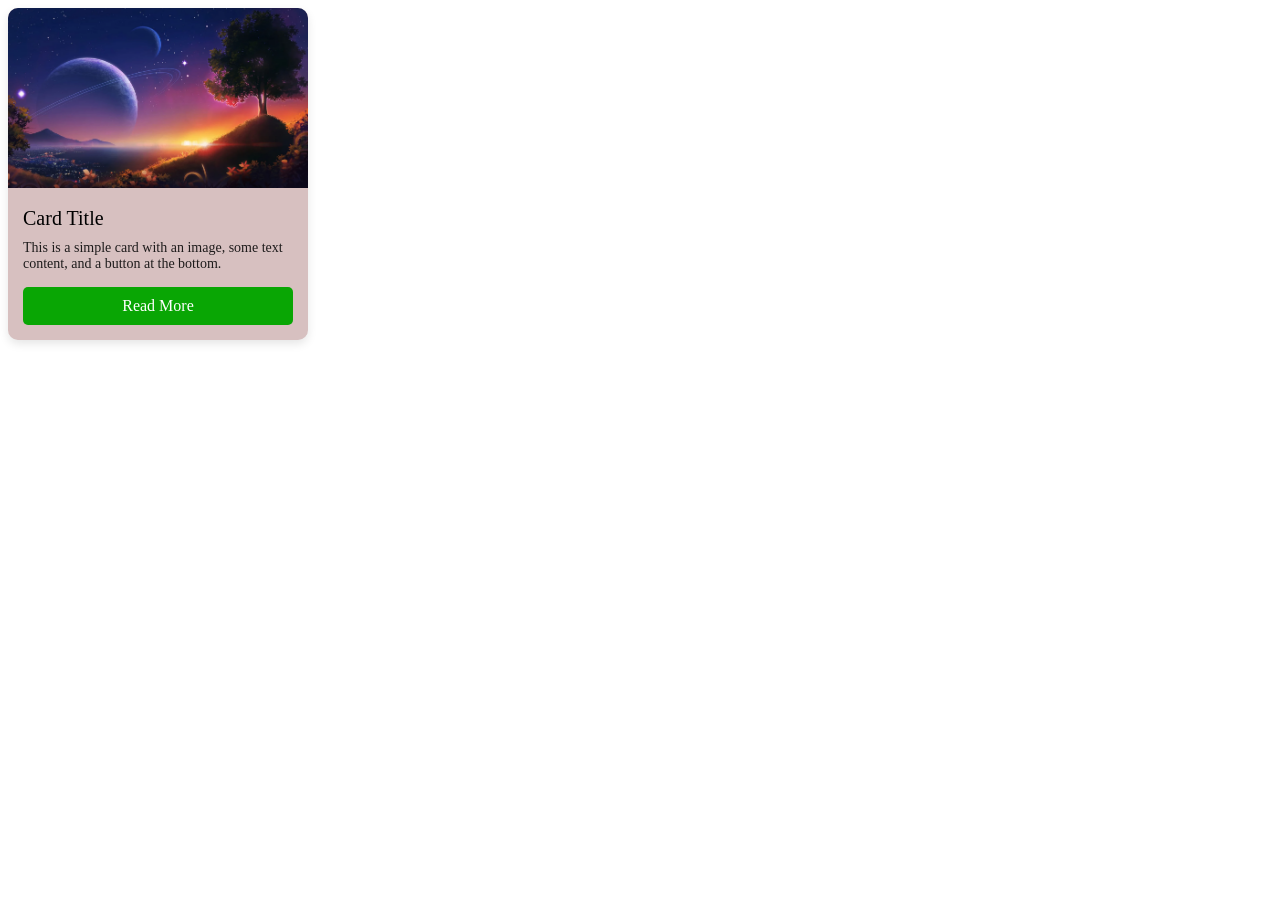
<file: cards - html css/index.html>
<!DOCTYPE html>
<html lang="en">

<head>
    <meta charset="UTF-8">
    <meta name="viewport" content="width=device-width, initial-scale=1.0">
    <title>My cards</title>
    <link rel="stylesheet" href="style.css">
</head>

<body>
    <div class="card-container">
        <div class="card">
            <img src="planet.webp" alt="Card Image">

            <div class="card-content">
                <div class="card-title">Card Title</div>
                <div class="card-text">
                    This is a simple card with an image, some text content, and a button at the bottom.
                </div>
                <a href="#" class="card-button">Read More</a>
            </div>
        </div>

        
    </div>
</body>

</html>
</file>
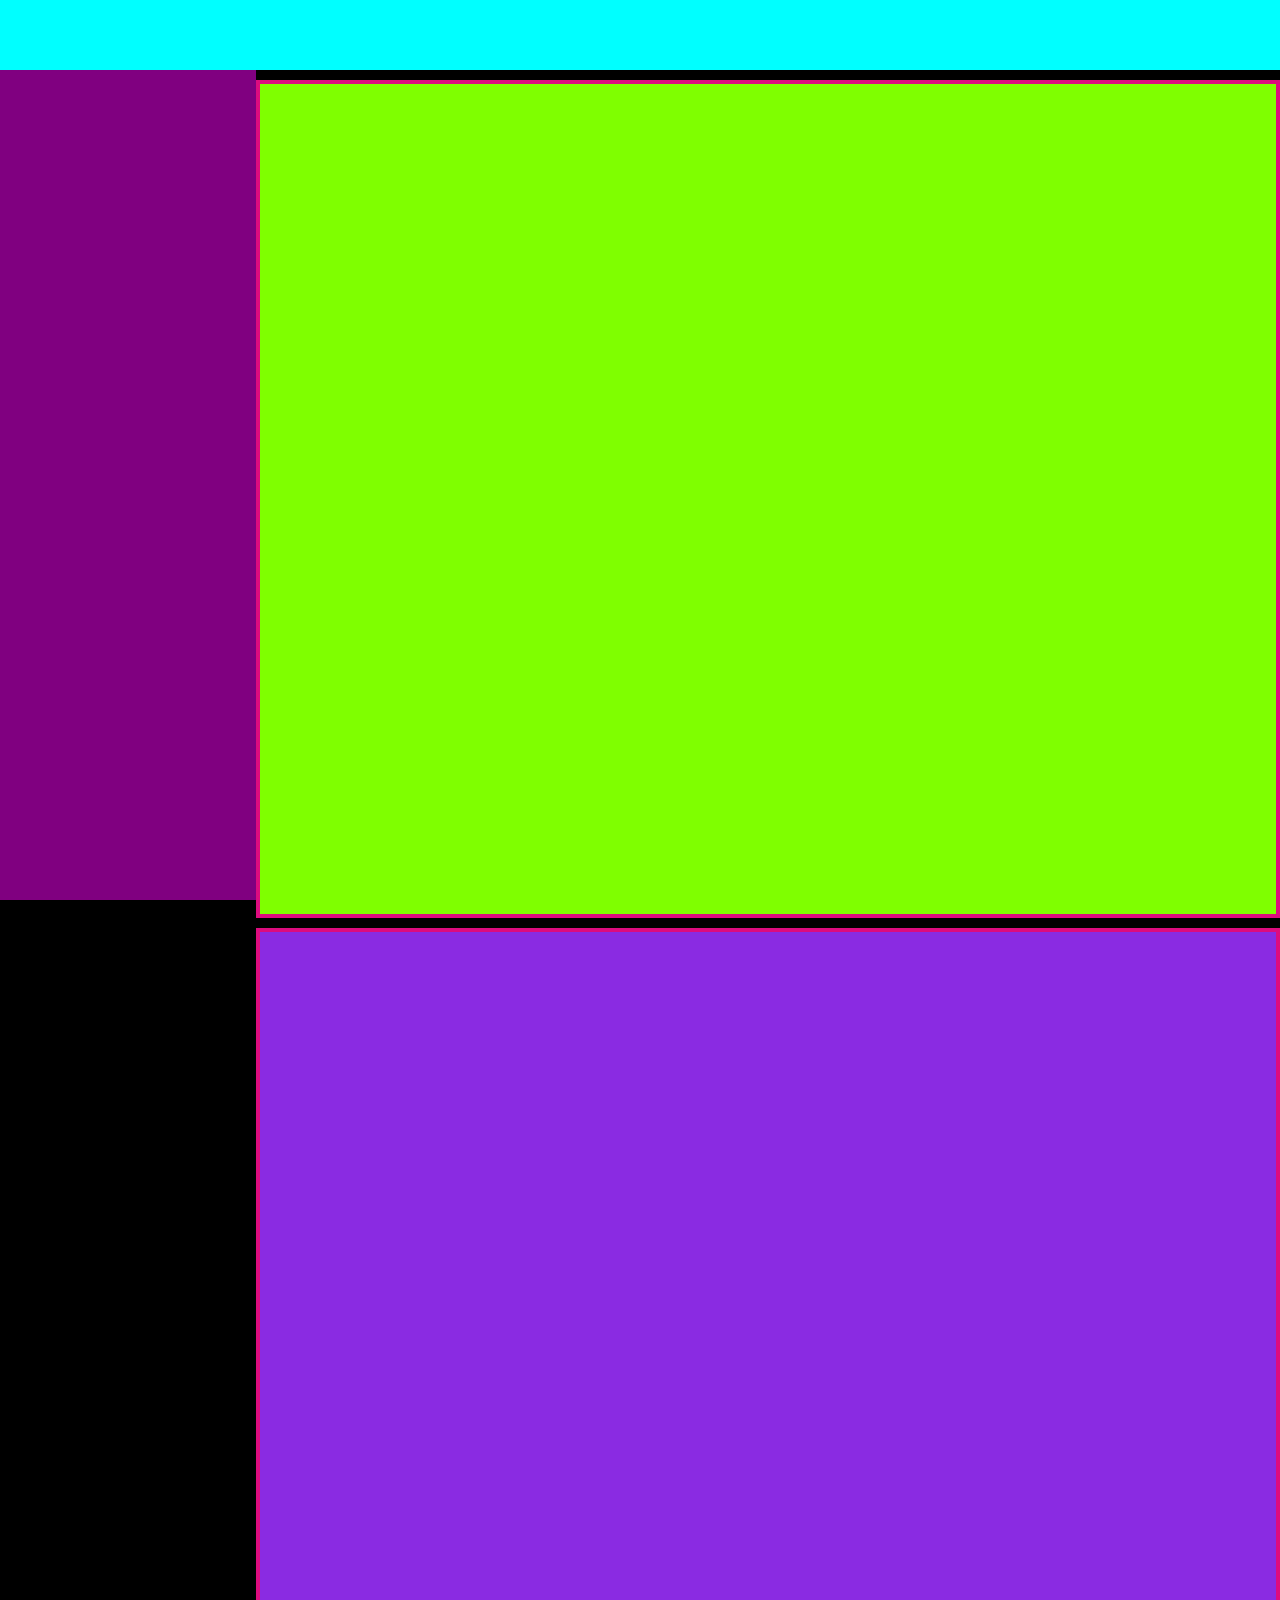
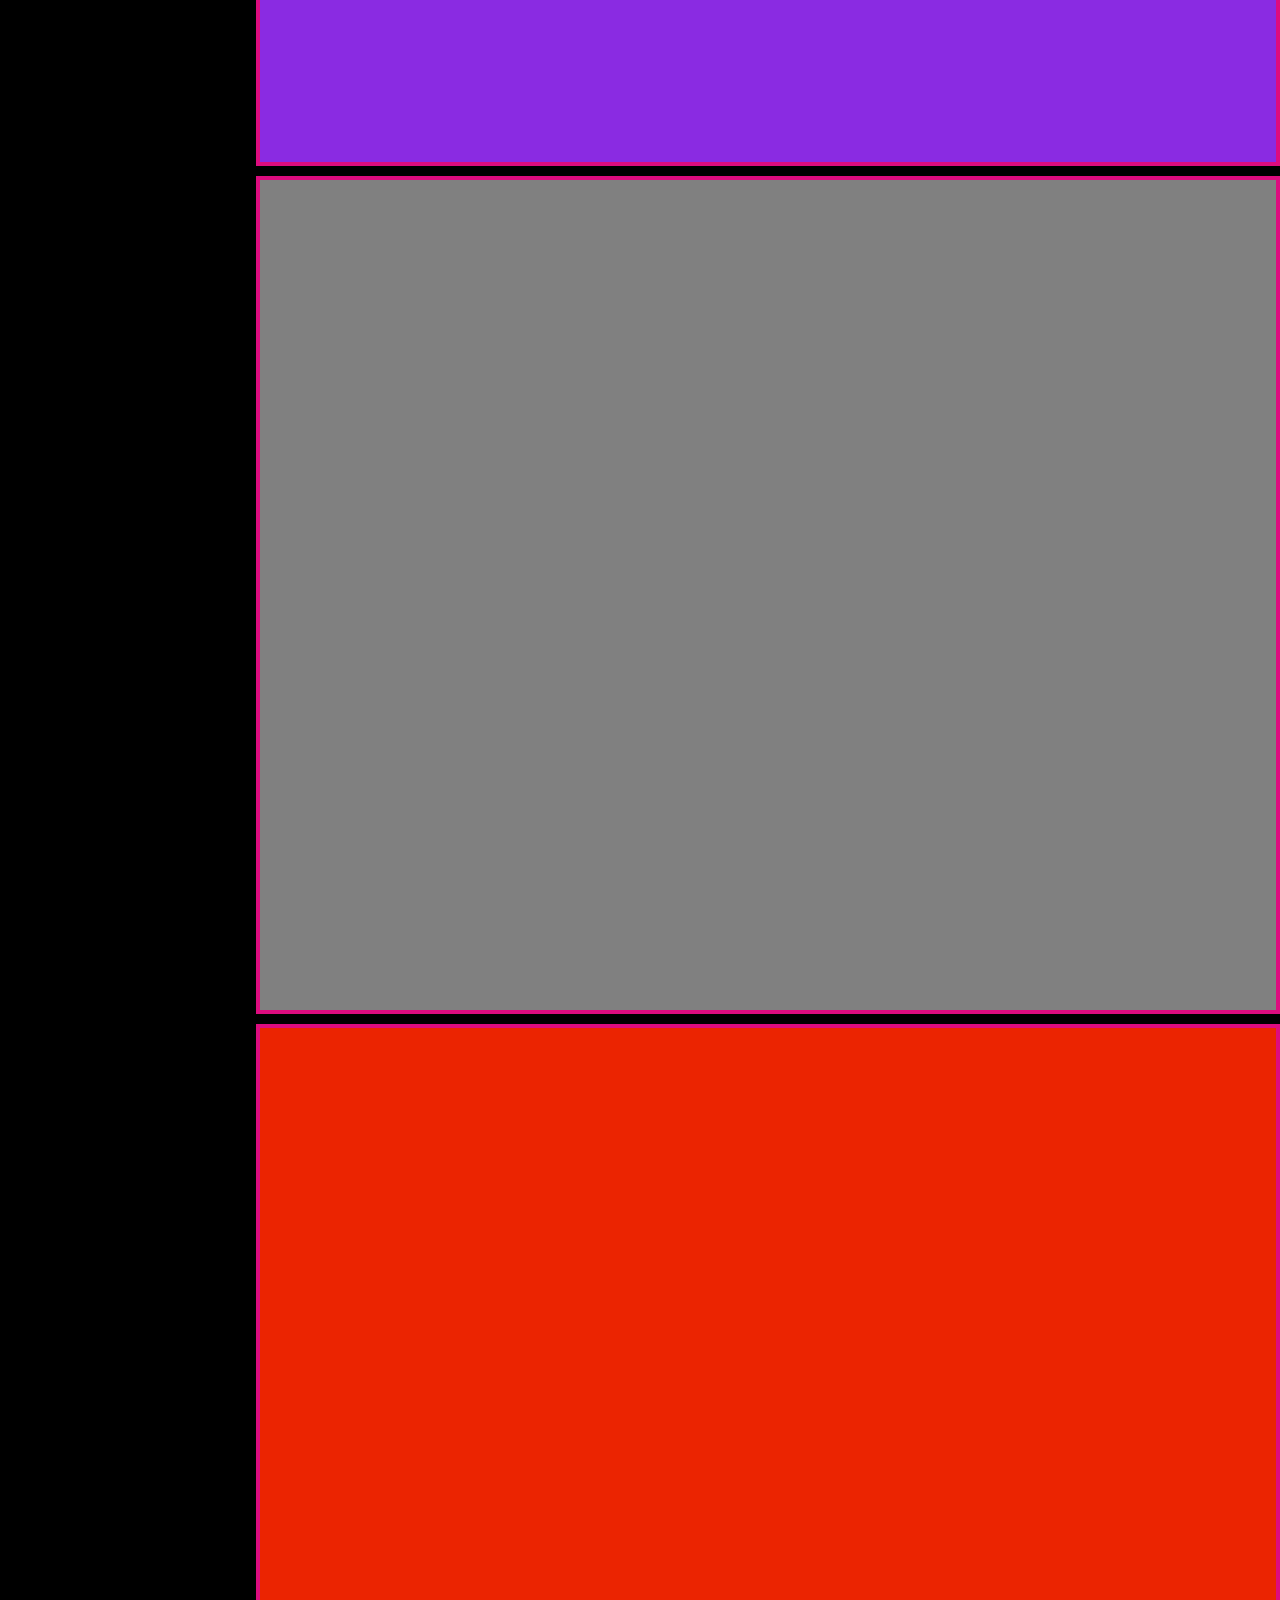
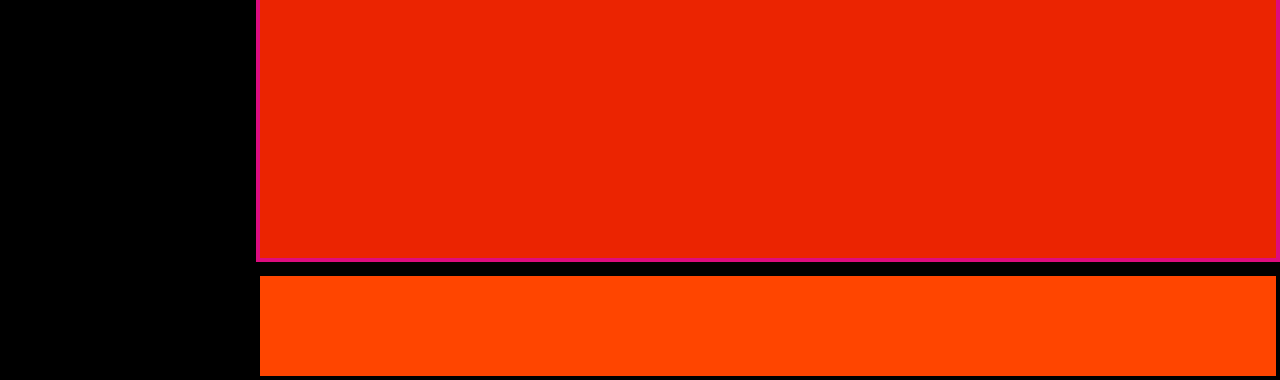
<file: dummy website/index.html>
<!DOCTYPE html>
<html lang="en">

<head>
    <meta charset="UTF-8">
    <meta name="viewport" content="width=device-width, initial-scale=1.0">
    <title>Document</title>
    <style>
    body {
        background-color: black;
        margin: 0;
    }

    .navbar {
        height: 70px;
        width: 100%;
        background-color: aqua;
        position: sticky;
        top: 0;
        z-index: 999;
    }

    .container {
        width: 100%;
    }

    /* Sidebar */
    .left {
        height: calc(100vh - 70px);
        width: 20%;
        background-color: purple;

        position: fixed;
        top: 70px;   /* navbar ke neeche fix */
        left: 0;
    }

    /* RIGHT CONTENT */
    .right {
        width: 80%;
        margin-left: 20%; /* sidebar ki jagah chhod di */
        
    }

    .box {
        height: calc(100vh - 70px);
        border: 4px solid rgb(221, 12, 127);
        margin: 10px auto;
    }

    .box1 { background-color: chartreuse; }
    .box2 { background-color: blueviolet; }
    .box3 { background-color: gray; }
    .box4 { background-color: rgb(235, 36, 1); }

    .footer{
        background-color: orangered;
        border: 4px solid black;
        /* width: 100%; */
        height: 100px;
        
    }
</style>
</head>

<body>
    <div class="navbar"></div>
    <div class="container">
        <div class="left">
            <div class="sidebar"></div>
        </div>
        <div class="right">
            <div class="box box1"></div>
            <div class="box box2"></div>
            <div class="box box3"></div>
            <div class="box box4"></div>
            <div class="footer"></div>
        </div>

    </div>
</body>

</html>
</file>
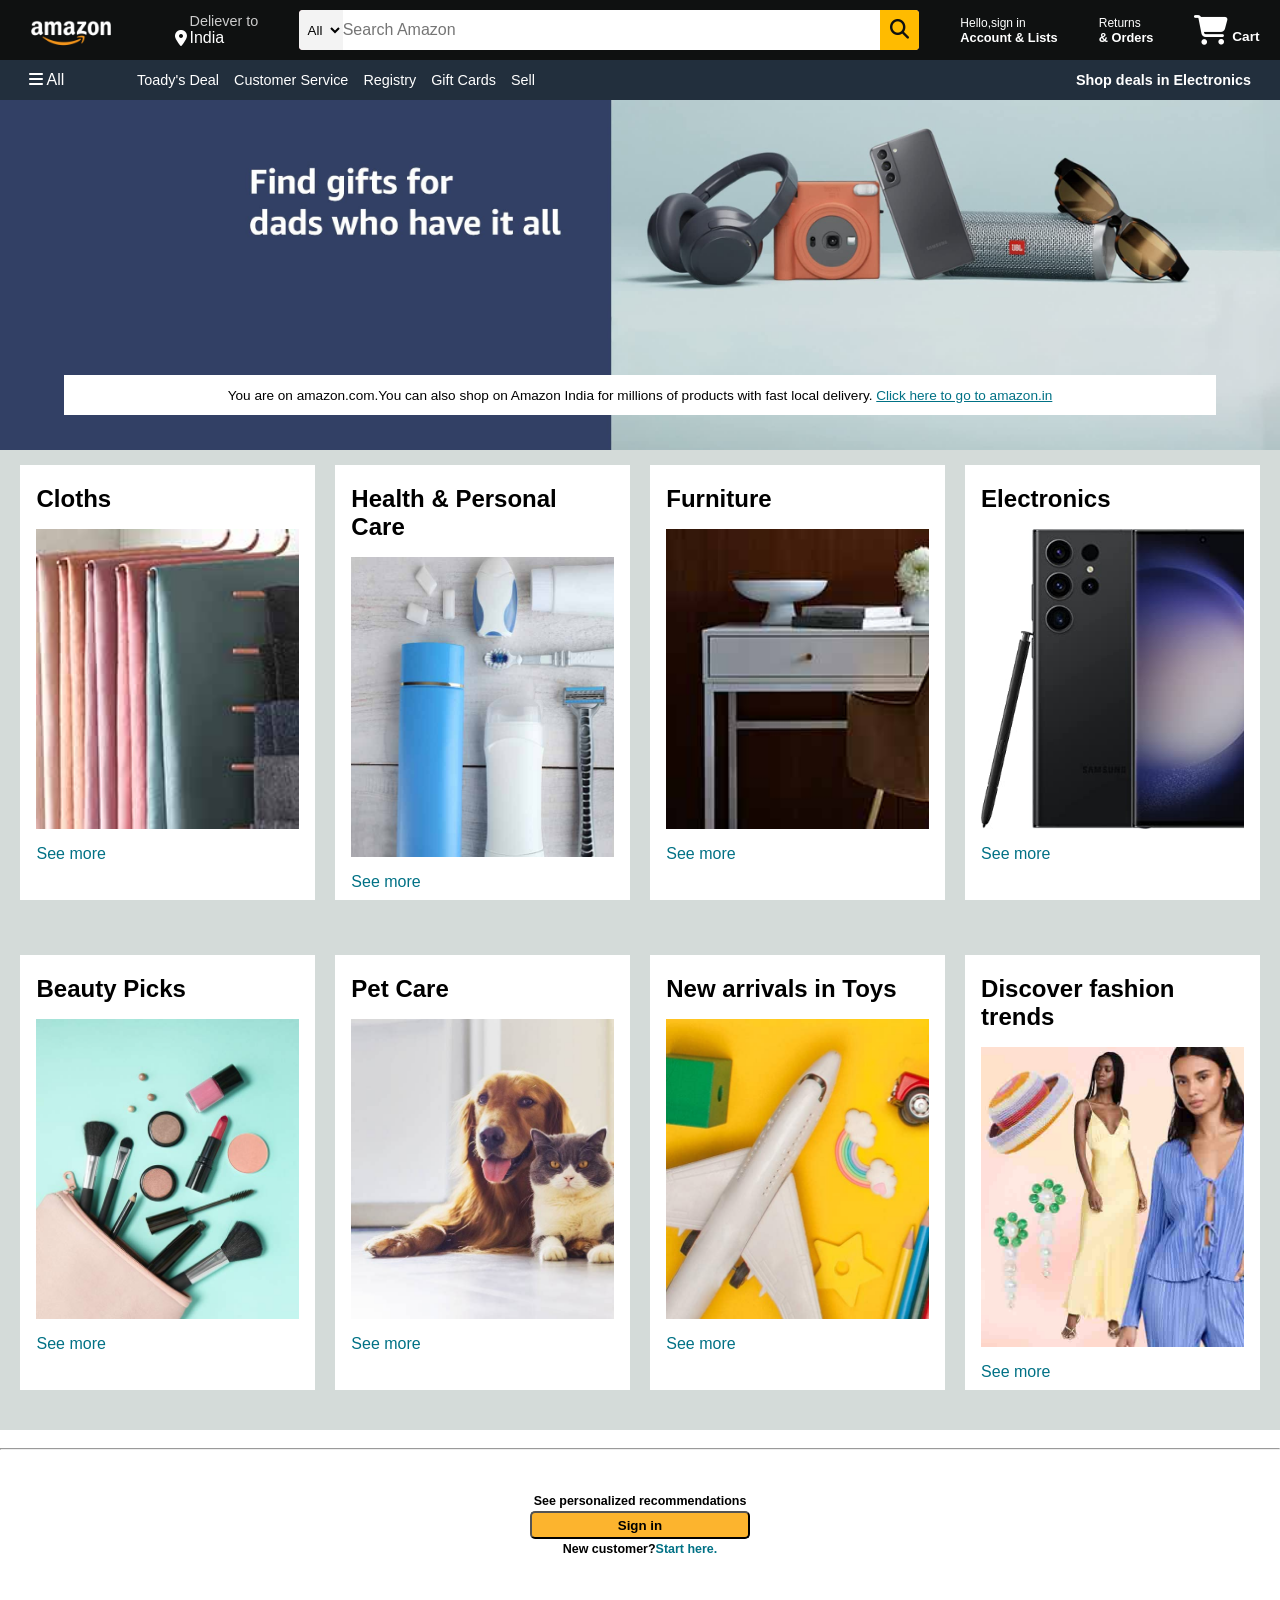
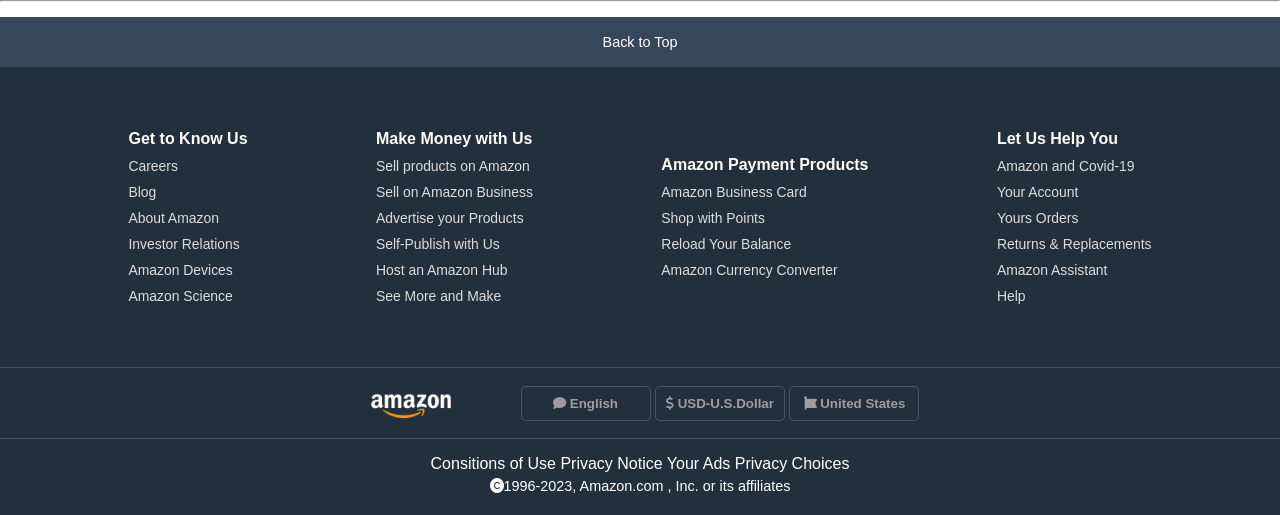
<file: AmazonClone-main/amazon.html>
<!DOCTYPE html>
<html lang="en">
<head>
    <meta charset="UTF-8">
    <meta name="viewport" content="width=device-width, initial-scale=1.0">
    <title>AmazonClone</title>
    <link rel="stylesheet" href="https://cdnjs.cloudflare.com/ajax/libs/font-awesome/6.4.0/css/all.min.css" integrity="sha512-iecdLmaskl7CVkqkXNQ/ZH/XLlvWZOJyj7Yy7tcenmpD1ypASozpmT/E0iPtmFIB46ZmdtAc9eNBvH0H/ZpiBw==" crossorigin="anonymous" referrerpolicy="no-referrer" />
    <link rel="stylesheet" href="amazon.css">
</head>
<body>
    <header>
    <div class="navbar">
        <div class="nav-logo">
            <div class="logo"></div>
        </div>

        <div class="nav-address">
            <p class="add-first">Deliever to</p>
            <div class="add-icon">
                <i class="fa-solid fa-location-dot"></i>
                <p class="add-second">India</p>
            </div>
        </div>

        <div class="nav-search">
            <select class="search-select">
                <option>All</option>
            </select>
            <input placeholder="Search Amazon"class="search-input">
            <div class="search-icon">
                <i class="fa-solid fa-magnifying-glass"></i>
            </div>
        </div>

        <div class="nav-signin">
            <p class="nav-first">Hello,sign in</p>
            <p class="nav-second">Account & Lists</p>
        </div>

        <div class="nav-return">
            <p class="nav-first">Returns</p>
            <p class="nav-second">& Orders</p>
        </div>

        <div class="nav-cart">
            <i class="fa-solid fa-cart-shopping"></i>
            Cart
        </div>
    </div>

    <div class="panel">
        <div class="panel-all">
            <i class="fa-solid fa-bars"></i>
            All
        </div>
        <div class="panel-options">
            <p>Toady's Deal</p>
            <p>Customer Service</p>
            <p>Registry</p>
            <p>Gift Cards</p>
            <p>Sell</p>
        </div>
        <div class="panel-deals">
            Shop deals in Electronics
        </div>
    </div>
</header>

<div class="hero-section">
    <div class="hero-message">
        <p>You are on amazon.com.You can also shop on Amazon India for millions of products with fast local delivery.
            <a>Click here to go to amazon.in</a>
        </p>
    </div>
</div>

<div class="shop-section">
    <div class="box1 box">
        <div class="box-content">
        <h2>Cloths</h2>
        <div class="box-image" style="background-image: url('box1_image.jpg');"></div>
        <p>See more</p>
        </div>
    </div>
    <div class="box2 box"><div class="box-content">
        <h2>Health & Personal Care</h2>
        <div class="box-image" style="background-image: url('box2_image.jpg');"></div>
        <p>See more</p>
        </div></div>
    <div class="box3 box"><div class="box-content">
        <h2>Furniture</h2>
        <div class="box-image" style="background-image: url('box3_image.jpg');"></div>
        <p>See more</p>
        </div></div>
    <div class="box4 box"><div class="box-content">
        <h2>Electronics</h2>
        <div class="box-image" style="background-image: url('box4_image.jpg');"></div>
        <p>See more</p>
        </div></div>
    <div class="box4 box"><div class="box-content">
        <h2>Beauty Picks</h2>
        <div class="box-image" style="background-image: url('box5_image.jpg');"></div>
        <p>See more</p>
        </div></div>
    <div class="box4 box"><div class="box-content">
        <h2>Pet Care</h2>
        <div class="box-image" style="background-image: url('box6_image.jpg');"></div>
        <p>See more</p>
        </div></div> 
    <div class="box4 box"><div class="box-content">
        <h2>New arrivals in Toys</h2>
        <div class="box-image" style="background-image: url('box7_image.jpg');"></div>
        <p>See more</p>
        </div></div>
    <div class="box4 box"><div class="box-content">
        <h2>Discover fashion trends</h2>
        <div class="box-image" style="background-image: url('box8_image.jpg');"></div>
        <p>See more</p>
        </div></div>   
</div>
<br><hr>
<div class="sign-in">
    <p>See personalized recommendations</p>
    <button>Sign in</button>
    <p class ="customer">New customer?<a>Start here.</a></p>
</div>
<hr>


<footer>
    <div class="foot-panel1">Back to Top</div>
    <div class="foot-panel2">
        <ul>
            <p>Get to Know Us</p>
            <a>Careers</a>
            <a>Blog</a>
            <a>About Amazon</a>
            <a>Investor Relations</a>
            <a>Amazon Devices</a>
            <a>Amazon Science</a>
        </ul>
        <ul>
            <p>Make Money with Us</p>
            <a>Sell products on Amazon</a>
            <a>Sell on Amazon Business</a>
            <a>Advertise your Products</a>
            <a>Self-Publish with Us</a>
            <a>Host an Amazon Hub</a>
            <a>See More and Make</a>
        </ul>
        <ul>
            <p>Amazon Payment Products</p>
            <a>Amazon Business Card</a>
            <a>Shop with Points</a>
            <a>Reload Your Balance</a>
            <a>Amazon Currency Converter</a>
        </ul>
        <ul>
            <p>Let Us Help You</p>
            <a>Amazon and Covid-19</a>
            <a>Your Account</a>
            <a>Yours Orders</a>
            <a>Returns & Replacements</a>
            <a>Amazon Assistant</a>
            <a>Help</a>
        </ul>
    </div>
    <div class="foot-panel3">
        <div class="logo"></div>
        <div class="details">
            <button><i class="fa-solid fa-comment"></i>&#160;English</button>
            <button><i class="fa-solid fa-dollar-sign"></i>&#160;USD-U.S.Dollar</button>
            <button><i class="fa-brands fa-font-awesome"></i>&#160;United States</button>
        </div>
    </div>
    <div class="foot-panel4">
        <div class="pages">
            <a>Consitions of Use</a>
            <a>Privacy Notice</a>
            <a>Your Ads Privacy Choices</a>
        </div>
        <div class="copyright"><i class="fa-solid fa-copyright"></i>1996-2023, Amazon.com , Inc. or its affiliates</div>
    </div>
</footer>
</body>
</html>
</file>
<file: cards - html css/style.css>
.card {
            width: 300px;
            background: #d7c0c0;
            border-radius: 10px;
            overflow: hidden;
            box-shadow: 0 4px 10px rgba(0, 0, 0, 0.1);
            transition: transform 0.3s;
        }

        .card:hover {
            transform: translateY(-5px);
        }

        .card img {
            width: 100%;
            height: 180px;
            object-fit: cover;
        }

        .card-content {
            padding: 15px;
        }

        .card-title {
            font-size: 20px;
            margin-bottom: 10px;
        }

        .card-text {
            font-size: 14px;
            color: #1e1b1b;
            margin-bottom: 15px;
        }

        .card-button {
            display: block;
            text-align: center;
            padding: 10px;
            background: #09a604;
            color: #fff;
            text-decoration: none;
            border-radius: 5px;
            transition: background 1s;
        }

        .card-button:hover {
            background: #0056b3;
            
        }
</file>
<file: AmazonClone-main/amazon.css>
*{
    margin:0px;
    padding:0px;
    font-family: Arial, Helvetica, sans-serif;
    border:border-box;
}
.navbar{
    display: flex;
    align-items: center;
    justify-content: space-around;
    height:60px;
    background-color: #0f1111;
    color: white;
}
.nav-logo{
    height: 50px;
    width: 113px;
}
.logo{
    background-image: url('amazon_logo.png');
    height: 50px;
    width: 100%;
    background-size: cover;
}
.nav-logo:hover{
    border:2px solid white;
    border-radius: 4px;
}
/* box2 */
.add-icon{
    display: flex;
    align-items: center;
}
.add-first{
    color:#cccccc;
    font-size: 0.9rem;
    padding-left: 15px;
}
.add-second{
    font-size: 1rem;
    padding-left: 3px;
}
.nav-address:hover{
    border:2px solid white;
    border-radius: 4px;
    cursor: pointer;
}
/* box3 */
.nav-search{
    display: flex;
    background-color: pink;
    height: 40px;
    width: 620px;
    border-radius: 4px;
}
.search-select{
    background-color: #f3f3f3;
    border-top-left-radius: 4px;
    border-bottom-left-radius: 4px;
    width:50px;
    border: none;
    text-align: center;
}
.nav-search:hover{
    border: 2px solid orange;
}
.search-input{
    width: 100%;
    font-size: 1rem;
    border: none;
}
.search-icon{
    width: 45px;
    display: flex;
    justify-content: center;
    align-items: center;
    font-size: 1.2rem;
    background-color: rgb(255, 187, 0);
    color: #0f1111;
    border-top-right-radius: 4px;
    border-bottom-right-radius: 4px;

}
/* box4 */
.nav-first{
    font-size: 0.75rem;
}
.nav-second{
    font-size: 0.8rem;
    font-weight: 700;
}
.nav-signin:hover,.nav-return:hover{
    border:2px solid white;
    border-radius: 4px;
    cursor: pointer;
}
/* box5 */
.nav-cart i {
    font-size: 30px;
}
.nav-cart{
    font-size: 0.85rem;
    font-weight: 700;
}
.nav-cart:hover{
    border:2px solid white;
    border-radius: 4px;
    cursor: pointer;
}
/* panel */
.panel{
    height:40px;
    background-color: #222f3d;
    display: flex;
    color: white;
    align-items: center;
    justify-content: space-around;
}
.panel-options{
    display: flex;
    width: 70%;
    font-size: 0.9rem;
}
.panel-options p{
    margin-left:15px;
    cursor: context-menu;
}
.panel-options p:hover{
    text-decoration: underline;
}
.panel-deals{
    font-size: 0.9rem;
    font-weight: 700;
}
/* hero-section */
.hero-section{
    background-image: url(hero_image.jpg);
    height:350px;
    background-size: cover;
    display: flex;
    justify-content: center;
    align-items: flex-end;
}
.hero-message{
    height: 40px;
    width: 90%;
    background-color: white;
    color: black;
    display: flex;
    justify-content: center;
    align-items: center;
    font-size: 0.85rem;
    position: relative;
    bottom:35px;
}
.hero-message a{
    color:#007185;
    cursor: pointer;
    text-decoration: underline;
}
/* shop-section */
.shop-section{
    height:980px;
    display: flex;
    flex-wrap: wrap;
    justify-content: space-evenly;
    background-color: #d4dbd9;
}
.box{
    height:400px;
    width: 23%;
    /* border: 2px solid black; */
    background-color: white;
    padding:20px 0px 15px;
    margin-top: 15px;
}
.box-image{
    margin-top:1rem;
    margin-bottom: 1rem;
    height:300px;
    background-size: cover;
}
.box-content{
    margin-left: 1rem;
    margin-right: 1rem;
}
.box-content h2{
    margin-bottom: 6px;
}
.box-content p{
    color: #007185;
    cursor: context-menu;
}
.box-content p:hover{
    text-decoration: underline;
}
/* sign-in */
.sign-in{
    height:150px;
    /* background-color: pink; */
    display: flex;
    justify-content: center;
    align-items: center;
    flex-direction: column;
}


.sign-in p{
    font-size: 0.78rem;
    font-weight: 600;
}
button{
    margin-top: 3px;
    height:28px;
    width: 220px;
    font-weight: 700;
    background-color: rgb(252, 180, 46);
    border-radius: 5px;
    margin-bottom: 3px;
}
button:hover{
    background-color: orange;
    cursor: pointer;
}

.sign-in a{
    color: #007185;
    cursor: context-menu;
}
.sign-in a:hover{
    text-decoration: underline;
}
/* footer */
footer{
    margin-top: 15px;
}
.foot-panel1{
    background-color: #37475a;
    color: white;
    height: 50px;
    display: flex;
    justify-content: center;
    align-items: center;
    font-size: 0.9rem;
}
.foot-panel2{
    background-color: #222f3d;
    color: white;
    height:300px;
    display: flex;
    justify-content: space-evenly;
    align-items: center;
}
ul p{
    font-weight: 700;
}
ul a{
    display: block;
    font-size: 0.87rem;
    margin-top: 10px;
    color:#dddddd;
}
.foot-panel3{
    height: 70px;
    background-color: #222f3d;
    color: white;
    border-top: 0.1px solid rgb(165, 162, 162,0.3);
    display: flex;
    justify-content: center;
    align-items: center;
}
.logo{
    background-image: url("amazon_logo.png");
    background-size: cover;
    height: 50px;
    width: 100px;
}

.details{
    margin-left: 60px;
}
.details button{
    height:35px;
    width:130px;
    background-color: #222f3d;
    color: rgb(241,232,232,0.6);
    border: 1px solid rgb(241, 232, 232,0.2);
}
.details button:hover{
    background-color: white;
    color:#222f3d;
    cursor: pointer;
}
/* panel4 */
.foot-panel4{
    border-top: 0.1px solid rgb(165, 162, 162,0.3);
    background-color: #222f3d;
    color: white;
    height: 76px;
}
.pages{
    font-size: 1rem;
    text-align: center;
    padding-top: 16px;
}
.copyright{
    font-size: 0.9rem;
    text-align: center;
    margin-top: 5px;
}
</file>
